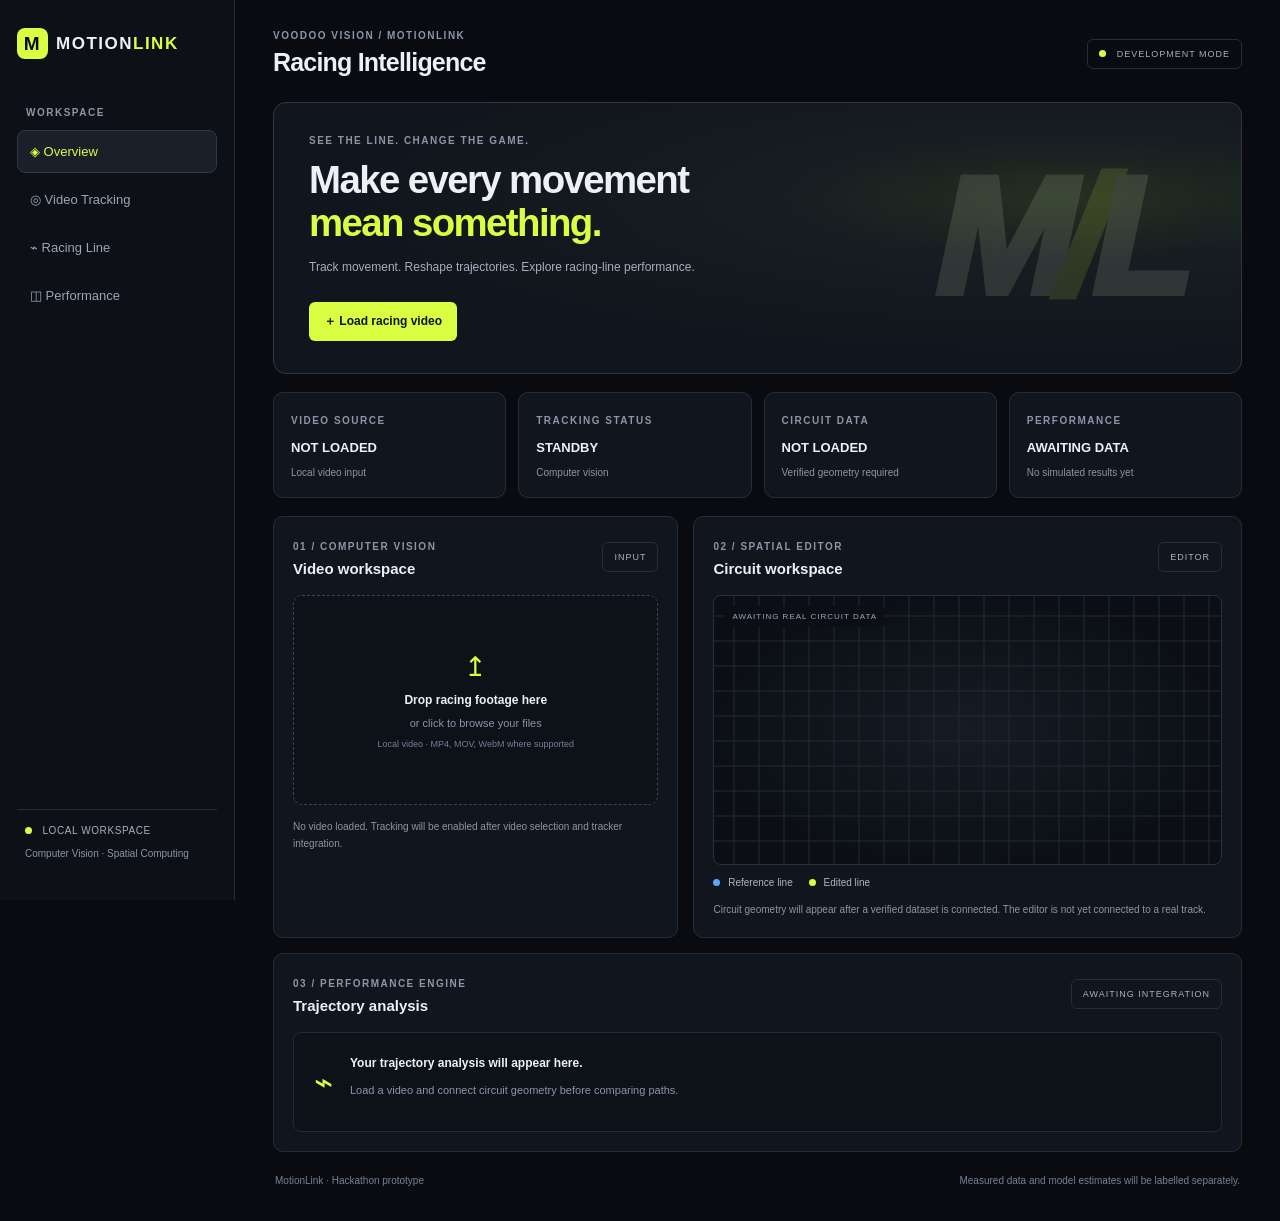
<file: frontend/index.html>
<!DOCTYPE html>
<html lang="en">
<head>
  <meta charset="UTF-8">
  <meta name="viewport" content="width=device-width, initial-scale=1.0">
  <title>MotionLink | Racing Intelligence</title>
  <link rel="stylesheet" href="style.css">
</head>
<body>
  <aside class="sidebar">
    <div class="brand"><span class="brand-icon">M</span> MOTION<span>LINK</span></div>
    <p class="section-label">WORKSPACE</p>
    <button class="nav-item active" data-page="overview">◈ Overview</button>
    <button class="nav-item" data-page="tracking">◎ Video Tracking</button>
    <button class="nav-item" data-page="racing">⌁ Racing Line</button>
    <button class="nav-item" data-page="analysis">◫ Performance</button>
    <div class="sidebar-bottom">
      <span class="status-dot"></span> LOCAL WORKSPACE
      <p>Computer Vision · Spatial Computing</p>
    </div>
  </aside>

  <main class="main">
    <header class="topbar">
      <div>
        <div class="eyebrow">VOODOO VISION / MOTIONLINK</div>
        <h1 id="page-title">Racing Intelligence</h1>
      </div>
      <div class="live-status"><span class="status-dot"></span> DEVELOPMENT MODE</div>
    </header>

    <section class="welcome">
      <div>
        <div class="eyebrow">SEE THE LINE. CHANGE THE GAME.</div>
        <h2>Make every movement<br> <span>mean something.</span></h2>
        <p>Track movement. Reshape trajectories. Explore racing-line performance.</p>
        <button class="primary-btn" id="upload-cta">＋ Load racing video</button>
      </div>
      <div class="hero-mark" aria-hidden="true">M<span>/</span>L</div>
    </section>

    <section class="metrics">
      <article class="metric-card">
        <span class="metric-label">VIDEO SOURCE</span>
        <strong id="video-status">NOT LOADED</strong>
        <small>Local video input</small>
      </article>
      <article class="metric-card">
        <span class="metric-label">TRACKING STATUS</span>
        <strong id="tracking-status">STANDBY</strong>
        <small>Computer vision</small>
      </article>
      <article class="metric-card">
        <span class="metric-label">CIRCUIT DATA</span>
        <strong id="circuit-status">NOT LOADED</strong>
        <small>Verified geometry required</small>
      </article>
      <article class="metric-card">
        <span class="metric-label">PERFORMANCE</span>
        <strong>AWAITING DATA</strong>
        <small>No simulated results yet</small>
      </article>
    </section>

    <section class="workspace-grid">
      <article class="panel video-panel" id="video-workspace">
        <div class="panel-heading">
          <div><span class="eyebrow">01 / COMPUTER VISION</span><h3>Video workspace</h3></div>
          <span class="tag">INPUT</span>
        </div>
        <label class="upload-zone" for="video-input" id="upload-zone">
          <span class="upload-icon">↥</span>
          <strong>Drop racing footage here</strong>
          <span>or click to browse your files</span>
          <small>Local video · MP4, MOV, WebM where supported</small>
        </label>
        <input id="video-input" type="file" accept="video/*" hidden>
        <video id="video-player" controls playsinline hidden></video>
        <p class="helper" id="video-message">No video loaded. Tracking will be enabled after video selection and tracker integration.</p>
      </article>

      <article class="panel circuit-panel" id="circuit-workspace">
        <div class="panel-heading">
          <div><span class="eyebrow">02 / SPATIAL EDITOR</span><h3>Circuit workspace</h3></div>
          <span class="tag">EDITOR</span>
        </div>
        <div class="canvas-wrap">
          <canvas id="circuit-canvas" aria-label="Interactive racing line editor"></canvas>
          <div class="canvas-label" id="canvas-label">AWAITING REAL CIRCUIT DATA</div>
        </div>
        <div class="legend">
          <span><i class="legend-dot reference"></i> Reference line</span>
          <span><i class="legend-dot edited"></i> Edited line</span>
        </div>
        <p class="helper">Circuit geometry will appear after a verified dataset is connected. The editor is not yet connected to a real track.</p>
      </article>
    </section>

    <section class="panel analysis-panel" id="analysis-workspace">
      <div class="panel-heading">
        <div><span class="eyebrow">03 / PERFORMANCE ENGINE</span><h3>Trajectory analysis</h3></div>
        <span class="tag">AWAITING INTEGRATION</span>
      </div>
      <div class="analysis-empty">
        <span class="analysis-symbol">⌁</span>
        <div><strong>Your trajectory analysis will appear here.</strong><p>Load a video and connect circuit geometry before comparing paths.</p></div>
      </div>
    </section>

    <footer>MotionLink · Hackathon prototype <span>Measured data and model estimates will be labelled separately.</span></footer>
  </main>
  <script src="app.js"></script>
</body>
</html>
</file>
<file: frontend/style.css>
:root {
  color-scheme: dark;
  --bg: #090b10;
  --panel: #11151d;
  --panel-2: #151b25;
  --border: #262d39;
  --text: #edf1f7;
  --muted: #8b96a8;
  --accent: #d9ff43;
  --blue: #58a6ff;
}
* { box-sizing: border-box; }
body { margin: 0; background: var(--bg); color: var(--text); font-family: Inter, -apple-system, BlinkMacSystemFont, "Segoe UI", sans-serif; }
button, input { font: inherit; }
button { cursor: pointer; }
.sidebar { position: fixed; inset: 0 auto 0 0; width: 235px; background: #0d1016; border-right: 1px solid var(--border); padding: 28px 17px; display: flex; flex-direction: column; z-index: 2; }
.brand { font-size: 17px; font-weight: 900; letter-spacing: 1.5px; display: flex; align-items: center; gap: 8px; }
.brand > span:last-child { color: var(--accent); margin-left: -8px; }
.brand-icon { width: 31px; height: 31px; display: grid; place-items: center; background: var(--accent); color: #090b10; border-radius: 8px; font-size: 19px; }
.section-label, .eyebrow, .metric-label { color: var(--muted); font-size: 10px; letter-spacing: 1.5px; font-weight: 750; }
.section-label { margin: 48px 0 12px 9px; }
.nav-item { text-align: left; width: 100%; padding: 13px 12px; margin-bottom: 5px; background: transparent; color: #9aa5b5; border: 1px solid transparent; border-radius: 8px; font-size: 13px; }
.nav-item:hover, .nav-item.active { background: #1a202a; border-color: #303847; color: var(--accent); }
.sidebar-bottom { margin-top: auto; padding: 15px 8px 0; border-top: 1px solid var(--border); color: #a6b0bf; font-size: 10px; letter-spacing: .6px; }
.sidebar-bottom p { color: var(--muted); line-height: 1.6; letter-spacing: 0; }
.status-dot { display: inline-block; width: 7px; height: 7px; border-radius: 50%; background: var(--accent); margin-right: 7px; }
.main { margin-left: 235px; max-width: 1600px; padding: 30px 38px; }
.topbar { display: flex; align-items: center; justify-content: space-between; gap: 15px; margin-bottom: 25px; }
h1 { font-size: 25px; letter-spacing: -.8px; margin: 7px 0 0; }
.live-status, .tag { border: 1px solid var(--border); border-radius: 6px; padding: 9px 11px; font-size: 9px; color: #a7b2c2; letter-spacing: 1px; white-space: nowrap; }
.welcome { min-height: 235px; padding: 32px 35px; border: 1px solid #303744; border-radius: 13px; background: radial-gradient(ellipse at 82% 35%, #263122 0, #171d21 25%, #11151d 65%); display: flex; align-items: center; justify-content: space-between; overflow: hidden; }
.welcome h2 { font-size: clamp(26px, 3vw, 39px); line-height: 1.13; letter-spacing: -1.6px; margin: 12px 0; }
.welcome h2 span { color: var(--accent); }
.welcome p { color: #a5afbe; font-size: 12px; line-height: 1.7; }
.primary-btn { margin-top: 13px; background: var(--accent); color: #10130a; border: 0; border-radius: 6px; padding: 11px 15px; font-size: 12px; font-weight: 800; }
.primary-btn:hover { filter: brightness(.92); }
.hero-mark { color: #e6f2ce; opacity: .12; font-size: clamp(75px, 13vw, 170px); font-weight: 950; letter-spacing: -14px; transform: skew(-12deg); padding-right: 25px; }
.hero-mark span { color: var(--accent); }
.metrics { display: grid; grid-template-columns: repeat(4, minmax(0, 1fr)); gap: 12px; margin: 18px 0; }
.metric-card, .panel { background: var(--panel); border: 1px solid var(--border); border-radius: 10px; }
.metric-card { padding: 17px; min-width: 0; }
.metric-card strong { display: block; font-size: 13px; margin: 12px 0 7px; overflow-wrap: anywhere; }
.metric-card small { color: var(--muted); font-size: 10px; }
.workspace-grid { display: grid; grid-template-columns: minmax(0, .85fr) minmax(0, 1.15fr); gap: 15px; align-items: stretch; }
.panel { padding: 19px; min-width: 0; }
.panel-heading { display: flex; justify-content: space-between; align-items: center; gap: 12px; margin-bottom: 18px; }
.panel-heading h3 { font-size: 15px; margin: 6px 0 0; }
.upload-zone { min-height: 210px; border: 1px dashed #3a4555; border-radius: 9px; background: #0d1118; display: flex; flex-direction: column; align-items: center; justify-content: center; gap: 10px; text-align: center; cursor: pointer; padding: 18px; }
.upload-zone:hover { border-color: var(--accent); background: #141a20; }
.upload-zone strong { font-size: 12px; }
.upload-zone span { color: var(--muted); font-size: 11px; }
.upload-zone small { color: #748196; font-size: 9px; }
.upload-icon { font-size: 27px !important; color: var(--accent) !important; }
#video-player { width: 100%; max-height: 320px; background: #000; border-radius: 8px; }
.helper { color: var(--muted); font-size: 10px; line-height: 1.7; margin: 13px 0 0; }
.canvas-wrap { position: relative; min-height: 230px; height: 270px; border: 1px solid #28313e; background: radial-gradient(ellipse at center, #151c23, #0b0f15 75%); border-radius: 8px; overflow: hidden; }
#circuit-canvas { width: 100%; height: 100%; display: block; touch-action: none; }
.canvas-label { position: absolute; top: 10px; left: 10px; background: #0b0f15d9; padding: 6px 8px; border-radius: 4px; font-size: 8px; color: #9ba8b9; letter-spacing: 1px; pointer-events: none; }
.legend { display: flex; flex-wrap: wrap; gap: 16px; margin-top: 12px; color: #aeb7c5; font-size: 10px; }
.legend-dot { display: inline-block; width: 7px; height: 7px; border-radius: 50%; margin-right: 5px; }
.reference { background: var(--blue); }
.edited { background: var(--accent); }
.analysis-panel { margin-top: 15px; }
.analysis-empty { min-height: 90px; display: flex; align-items: center; gap: 17px; background: #0d1118; border: 1px solid #222a35; border-radius: 8px; padding: 20px; }
.analysis-symbol { color: var(--accent); font-size: 32px; }
.analysis-empty strong { font-size: 12px; }
.analysis-empty p { color: var(--muted); font-size: 11px; line-height: 1.6; }
footer { padding: 23px 2px 5px; color: #768193; font-size: 10px; display: flex; justify-content: space-between; gap: 12px; flex-wrap: wrap; }
@media (max-width: 1050px) { .main { padding: 25px 22px; } .metrics { grid-template-columns: repeat(2, minmax(0,1fr)); } .workspace-grid { grid-template-columns: 1fr; } }
@media (max-width: 650px) { .sidebar { position: static; width: 100%; padding: 16px; border-right: 0; border-bottom: 1px solid var(--border); } .section-label, .sidebar-bottom { display: none; } .nav-item { width: auto; margin: 15px 3px 0 0; padding: 9px; } .main { margin-left: 0; padding: 20px 14px; } .welcome { padding: 24px 20px; } .hero-mark { display: none; } .topbar { align-items: flex-start; flex-direction: column; } .live-status { align-self: flex-start; } footer { flex-direction: column; } }
</file>
